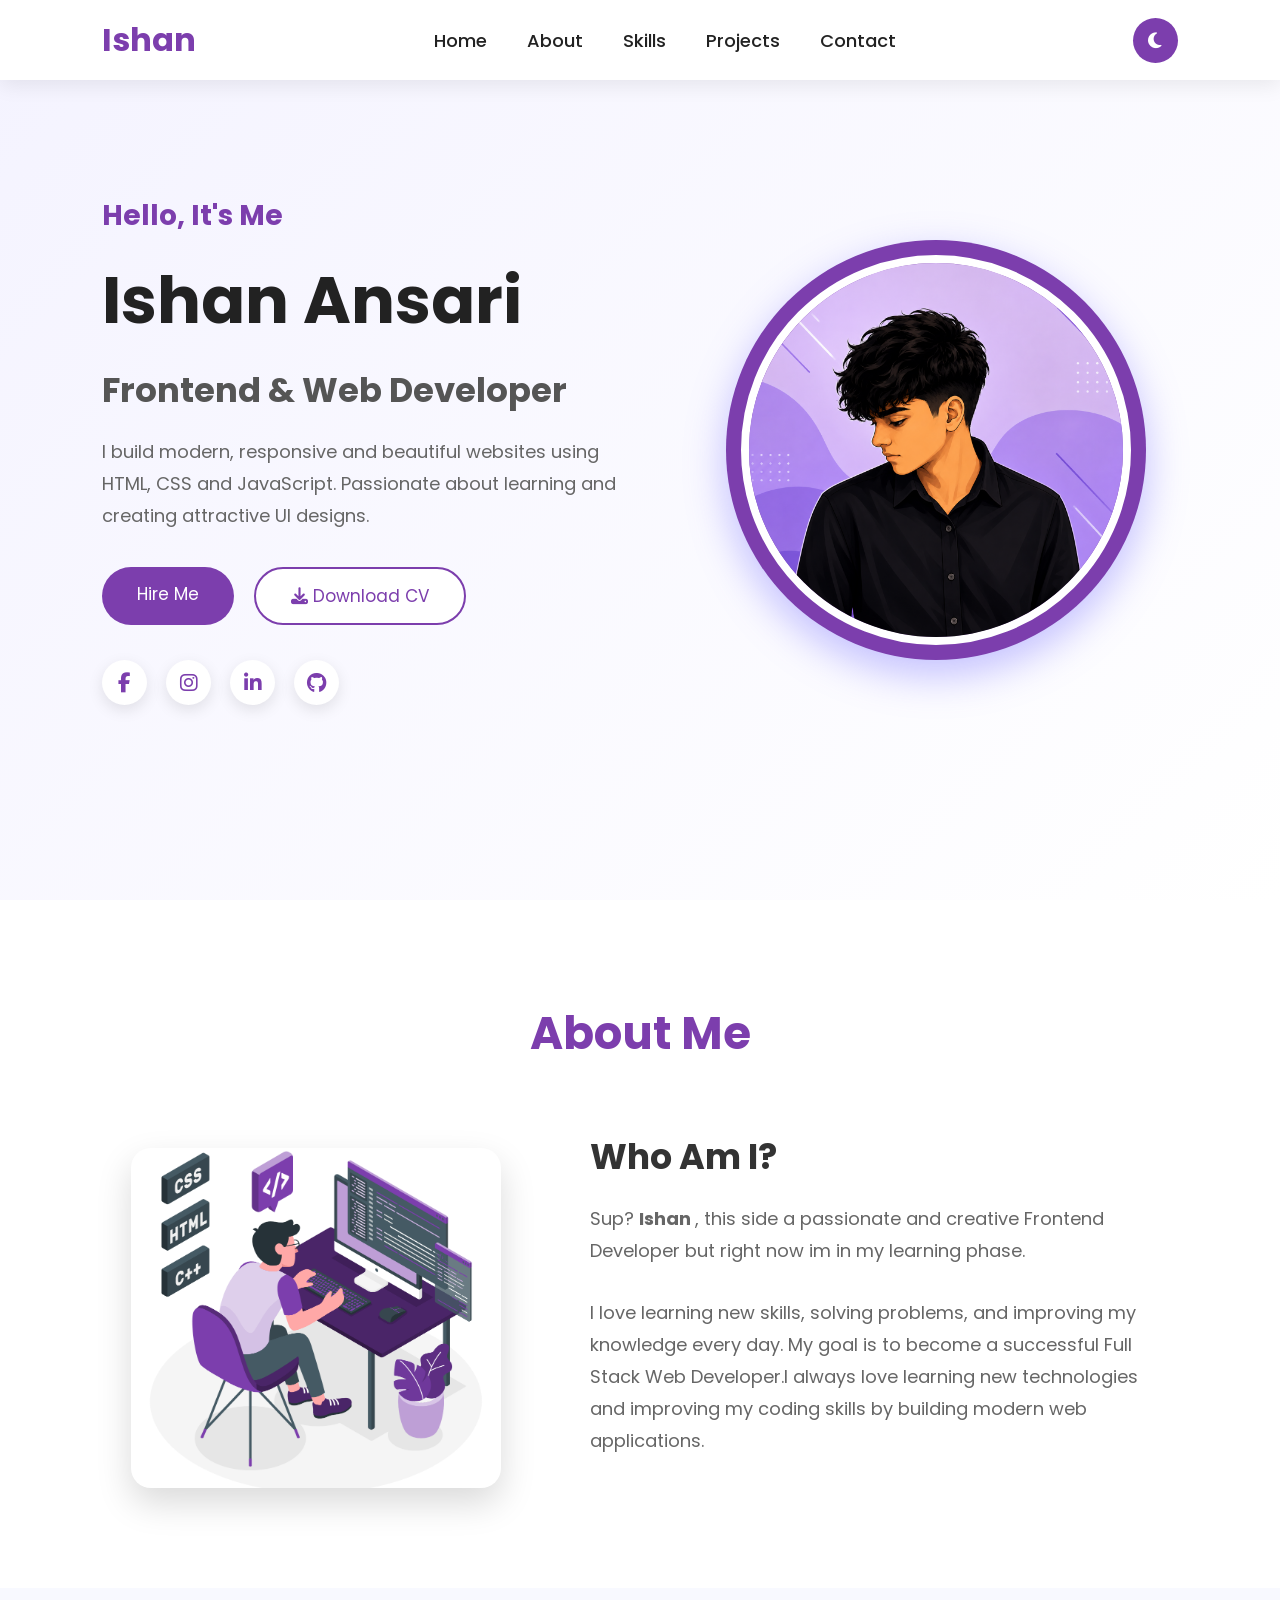
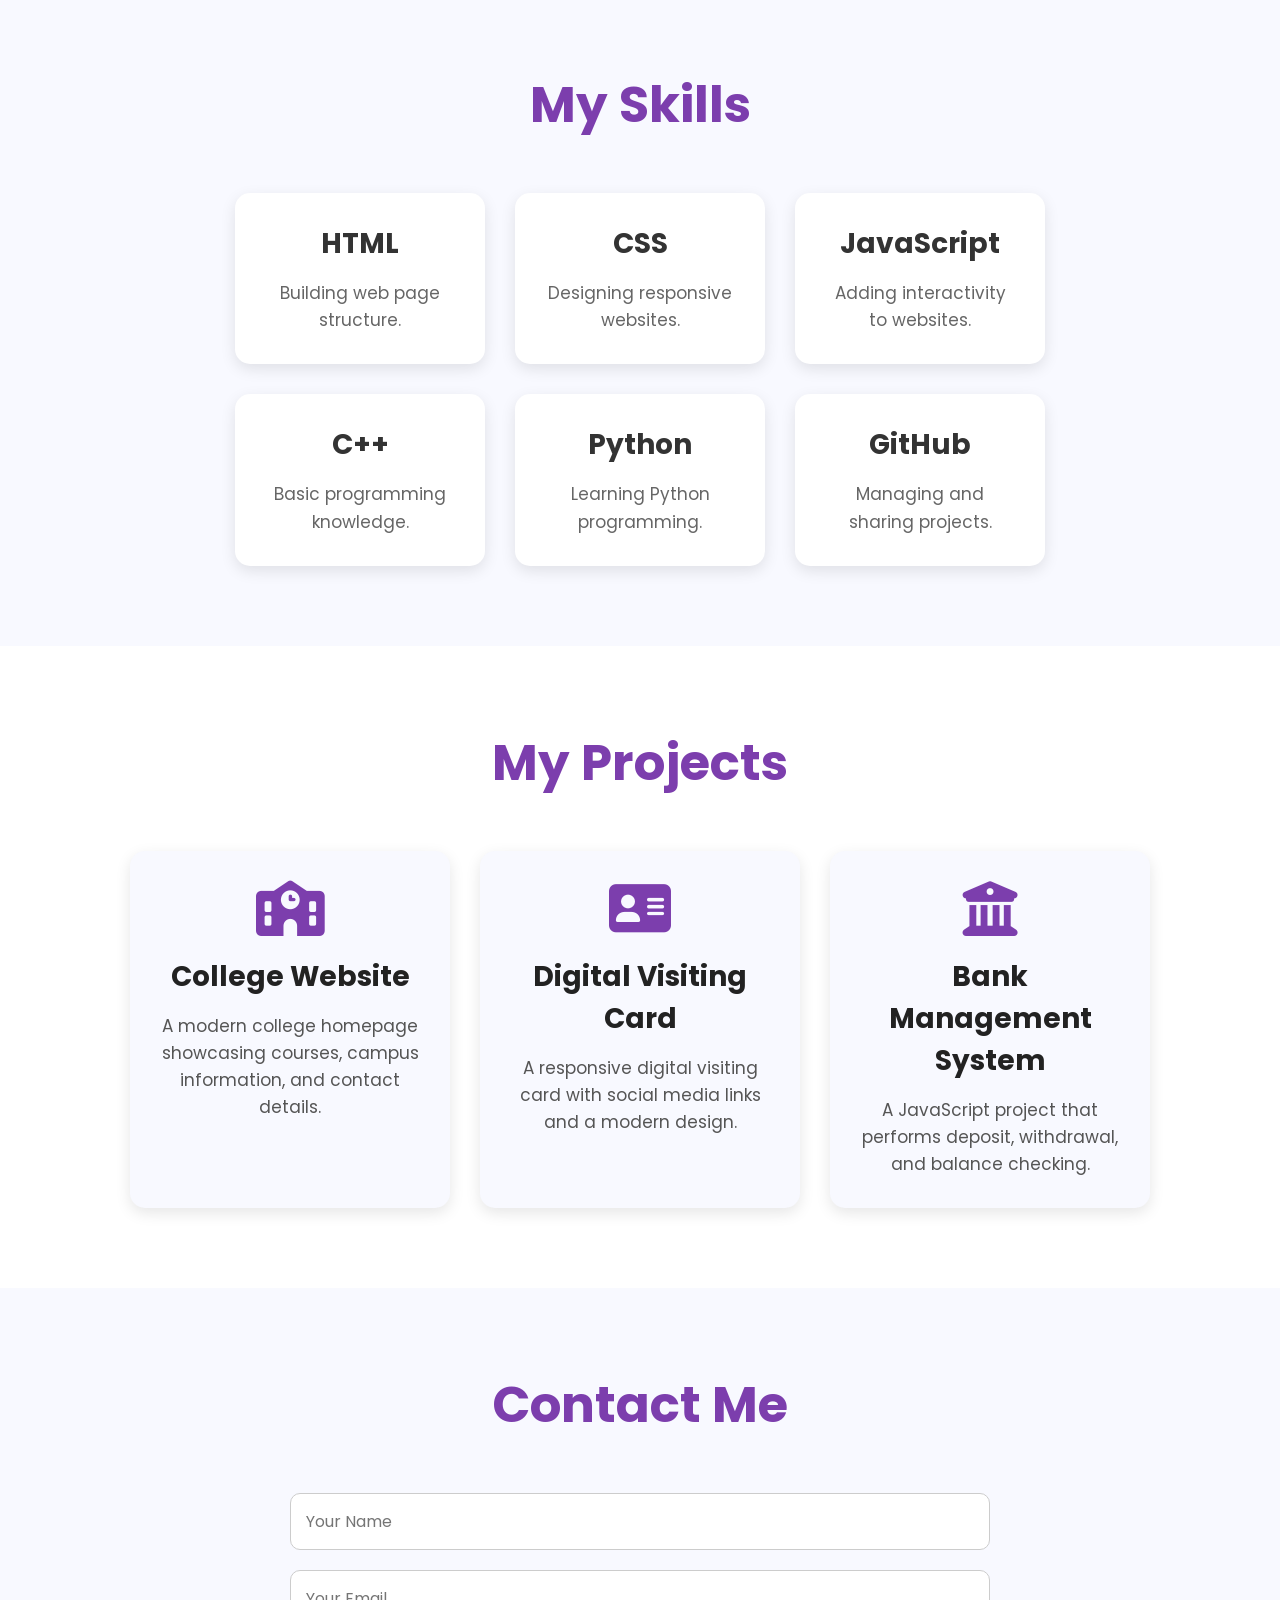
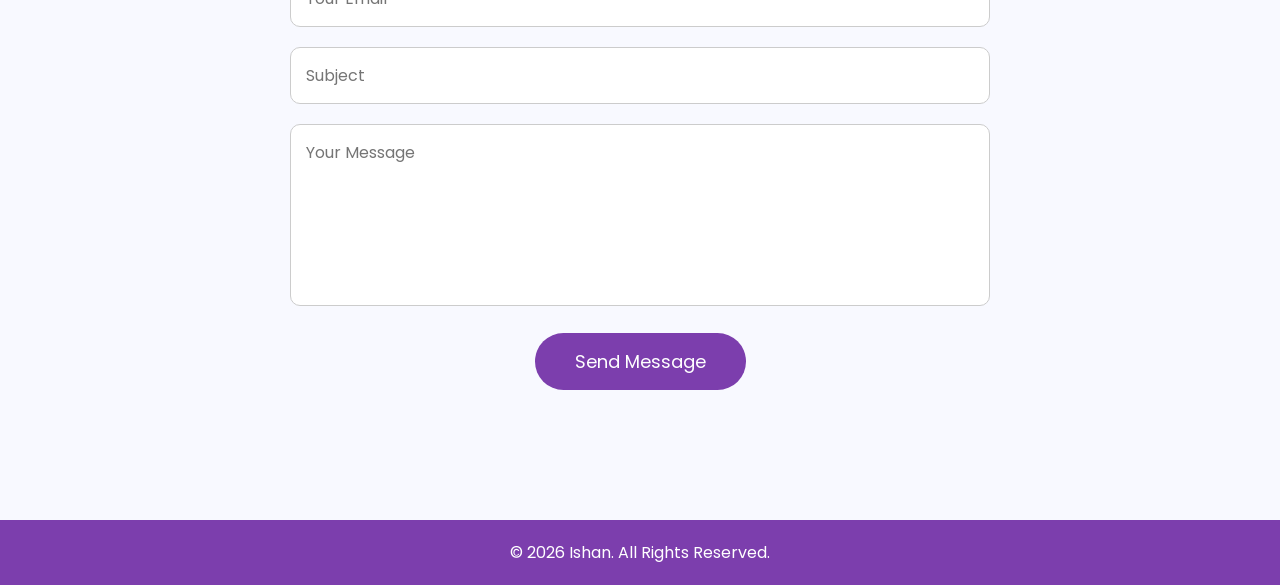
<file: index.html>
<!DOCTYPE html>
<html lang="en">
<head>
    <meta charset="UTF-8">
    <meta name="viewport" content="width=device-width, initial-scale=1.0">
    <title>Portfolio</title>

    <link rel="stylesheet" href="style.css">
        <link rel="stylesheet"
        href="https://cdnjs.cloudflare.com/ajax/libs/font-awesome/6.5.2/css/all.min.css">

</head>
<body>

    <!--HEADER SECTION-->
    

<header>

    <div class="logo">
        Ishan
    </div>

    <nav id="nav">

        <a href="#home">Home</a>
        <a href="#about">About</a>
        <a href="#skills">Skills</a>
        <a href="#projects">Projects</a>
        <a href="#contact">Contact</a>

    </nav>

    <div class="header-btn">

       <button id="themeBtn" class="theme-btn">
       <i class="fa-solid fa-moon"></i>
       </button>

    </div>

</header>

<!--HERO SECTION-->

<section class="hero" id="home">

    <div class="left">

        <h3>Hello, It's Me</h3>

        <h1>Ishan Ansari</h1>

        <h2>  Frontend & Web Developer</h2>

        <p>
            I build modern, responsive and beautiful websites
            using HTML, CSS and JavaScript.
            Passionate about learning and creating attractive UI designs.
        </p>

        <div class="hero-btn">

            <a href="#contact" class="btn1">
                Hire Me
            </a>
            
             <a href="ishan_pdf.pdf" download class="btn2">
    <i class="fa-solid fa-download"></i> Download CV
            </a>

        </div>

        <div class="social">

            <a href="https://www.facebook.com/share/196k5reewF/"><i class="fa-brands fa-facebook-f"></i></a>

            <a href="https://www.instagram.com/whotfishxnnnn?igsh=dmIwaDRkdTN6dzM3"><i class="fa-brands fa-instagram"></i></a>

            <a href="#"><i class="fa-brands fa-linkedin-in"></i></a>

            <a href="#"><i class="fa-brands fa-github"></i></a>

        </div>

    </div>

    <div class="right">

        <div class="circle">

            <img src="pfp.png" alt="target">

        </div>

    </div>

</section>


<!-- ABOUT SECTION -->

<section class="about" id="about">

    <h2>About Me</h2>

    <div class="about-container">

        <div class="about-image">

            <img src="about_png.png" alt="target">

        </div>

        <div class="about-text">

            <h3>Who Am I?</h3>

            <p>
                Sup? <b>Ishan </b>, this side a passionate and
                creative Frontend Developer but right now im in my learning 
                phase.
            </p>

            <p>
                  I love learning new skills, solving problems, and improving my knowledge every day.
                  My goal is to become a successful Full Stack Web Developer.I always love learning new technologies and
                  improving my coding skills by building modern
                  web applications.
            </p>

        </div>

    </div>

</section>

<!-- Skills Section -->
<section id="skills" class="skills">

    <h2>My Skills</h2>

    <div class="skills-container">

        <div class="skill-box">
            <h3>HTML</h3>
            <p>Building web page structure.</p>
        </div>

        <div class="skill-box">
            <h3>CSS</h3>
            <p>Designing responsive websites.</p>
        </div>

        <div class="skill-box">
            <h3>JavaScript</h3>
            <p>Adding interactivity to websites.</p>
        </div>

        <div class="skill-box">
            <h3>C++</h3>
            <p>Basic programming knowledge.</p>
        </div>

        <div class="skill-box">
            <h3>Python</h3>
            <p>Learning Python programming.</p>
        </div>

        <div class="skill-box">
            <h3>GitHub</h3>
            <p>Managing and sharing projects.</p>
        </div>

    </div>

</section>

  <!-- Projects Section -->

<section class="projects" id="projects">

    <h2>My Projects</h2>

    <div class="project-container">

        <div class="project-box">
            <i class="fa-solid fa-school"></i>
            <h3>College Website</h3>
            <p>
                A modern college homepage showcasing courses, campus information,
                and contact details.
            </p>
        </div>
        

        <div class="project-box">
            <i class="fa-solid fa-address-card"></i>
            <h3>Digital Visiting Card</h3>
            <p>
                A responsive digital visiting card with social media links
                and a modern design.
            </p>
        </div>

        <div class="project-box">
            <i class="fa-solid fa-building-columns"></i>
            <h3>Bank Management System</h3>
            <p>
                A JavaScript project that performs deposit, withdrawal,
                and balance checking.
            </p>
        </div>

    </div>

</section>

<!-- Contact Section -->

<section class="contact" id="contact">

    <h2>Contact Me</h2>

    <div class="contact-container">

        <form id="contactForm">

            <form id="contactForm">

    <input type="text" placeholder="Your Name" required>

    <input type="email" placeholder="Your Email" required>

    <input type="text" placeholder="Subject">

    <textarea placeholder="Your Message" rows="6" required></textarea>

    <button type="submit" class="contact-btn">
        Send Message
    </button>

</form>

    </div>

</section>

<footer class="footer">
    <p>© 2026 Ishan. All Rights Reserved.</p>
</footer>

<script src="script.js"></script>
</body>
</html>
</file>
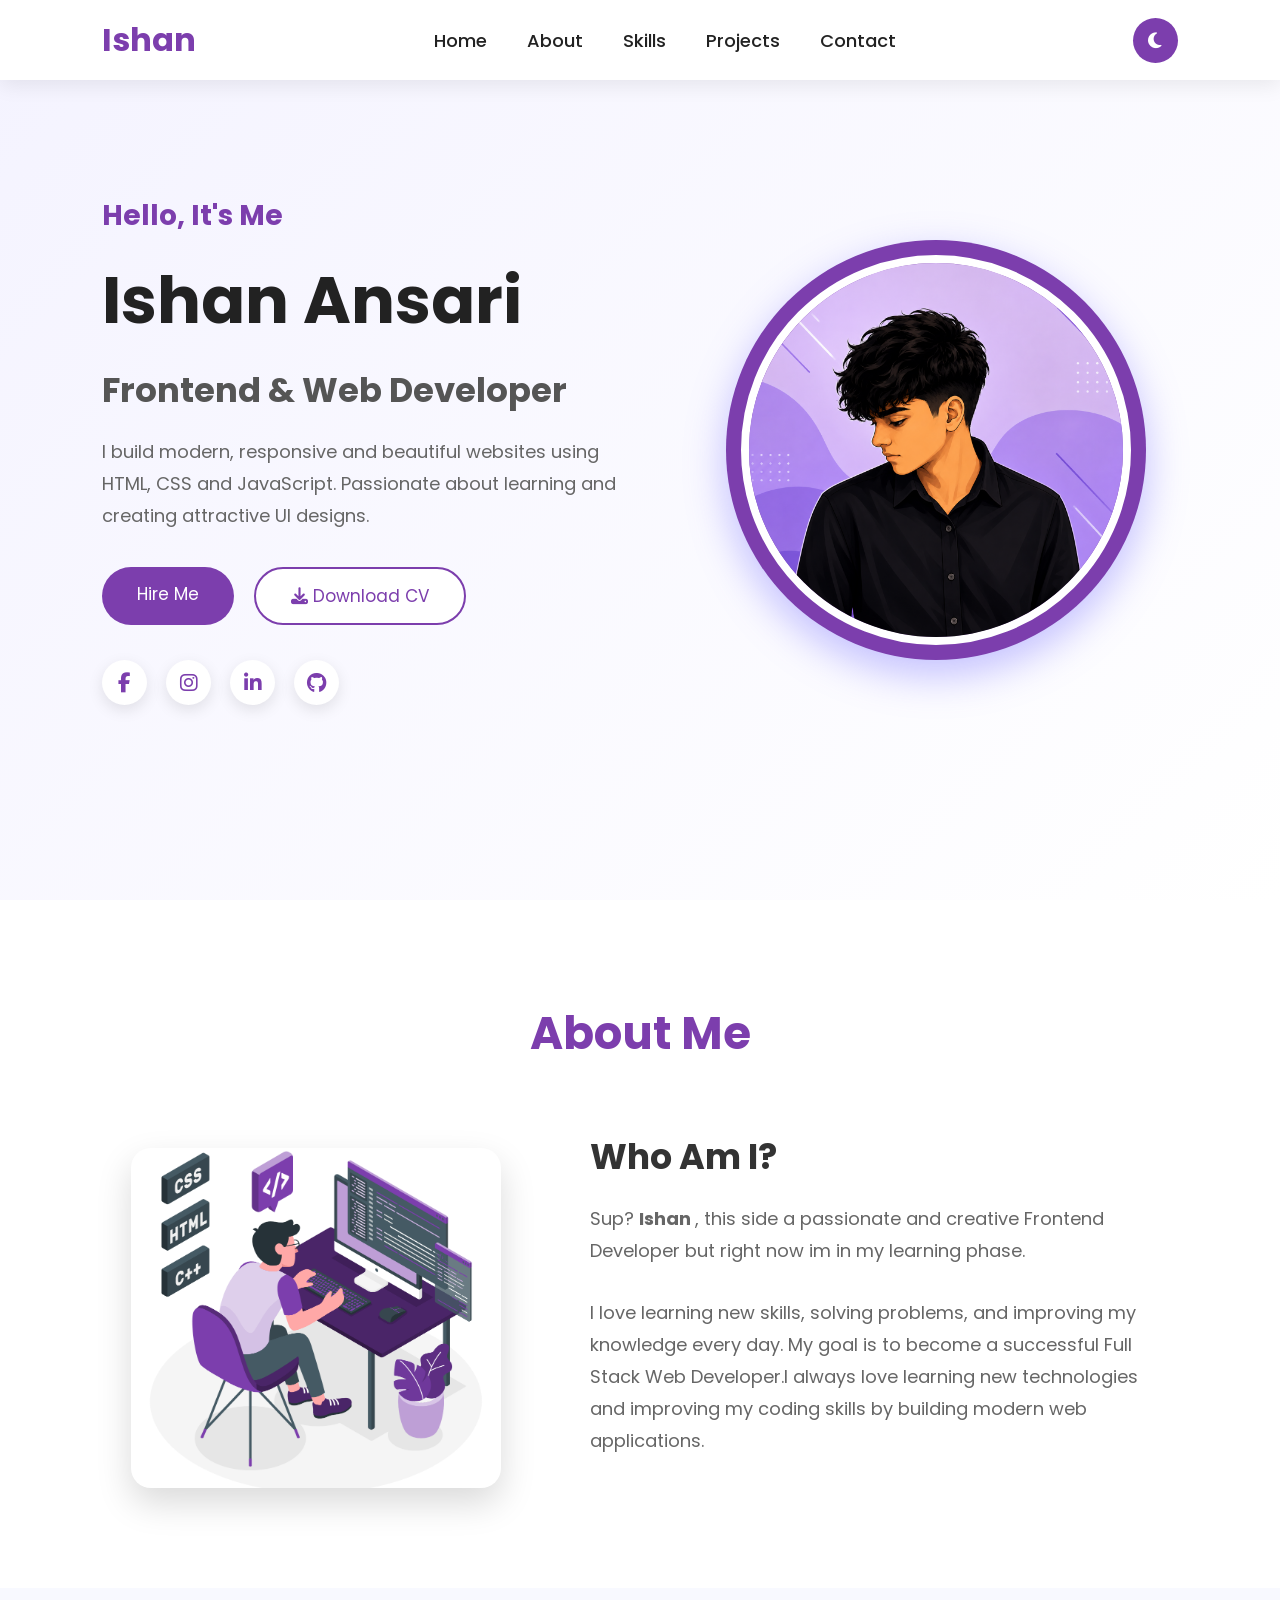
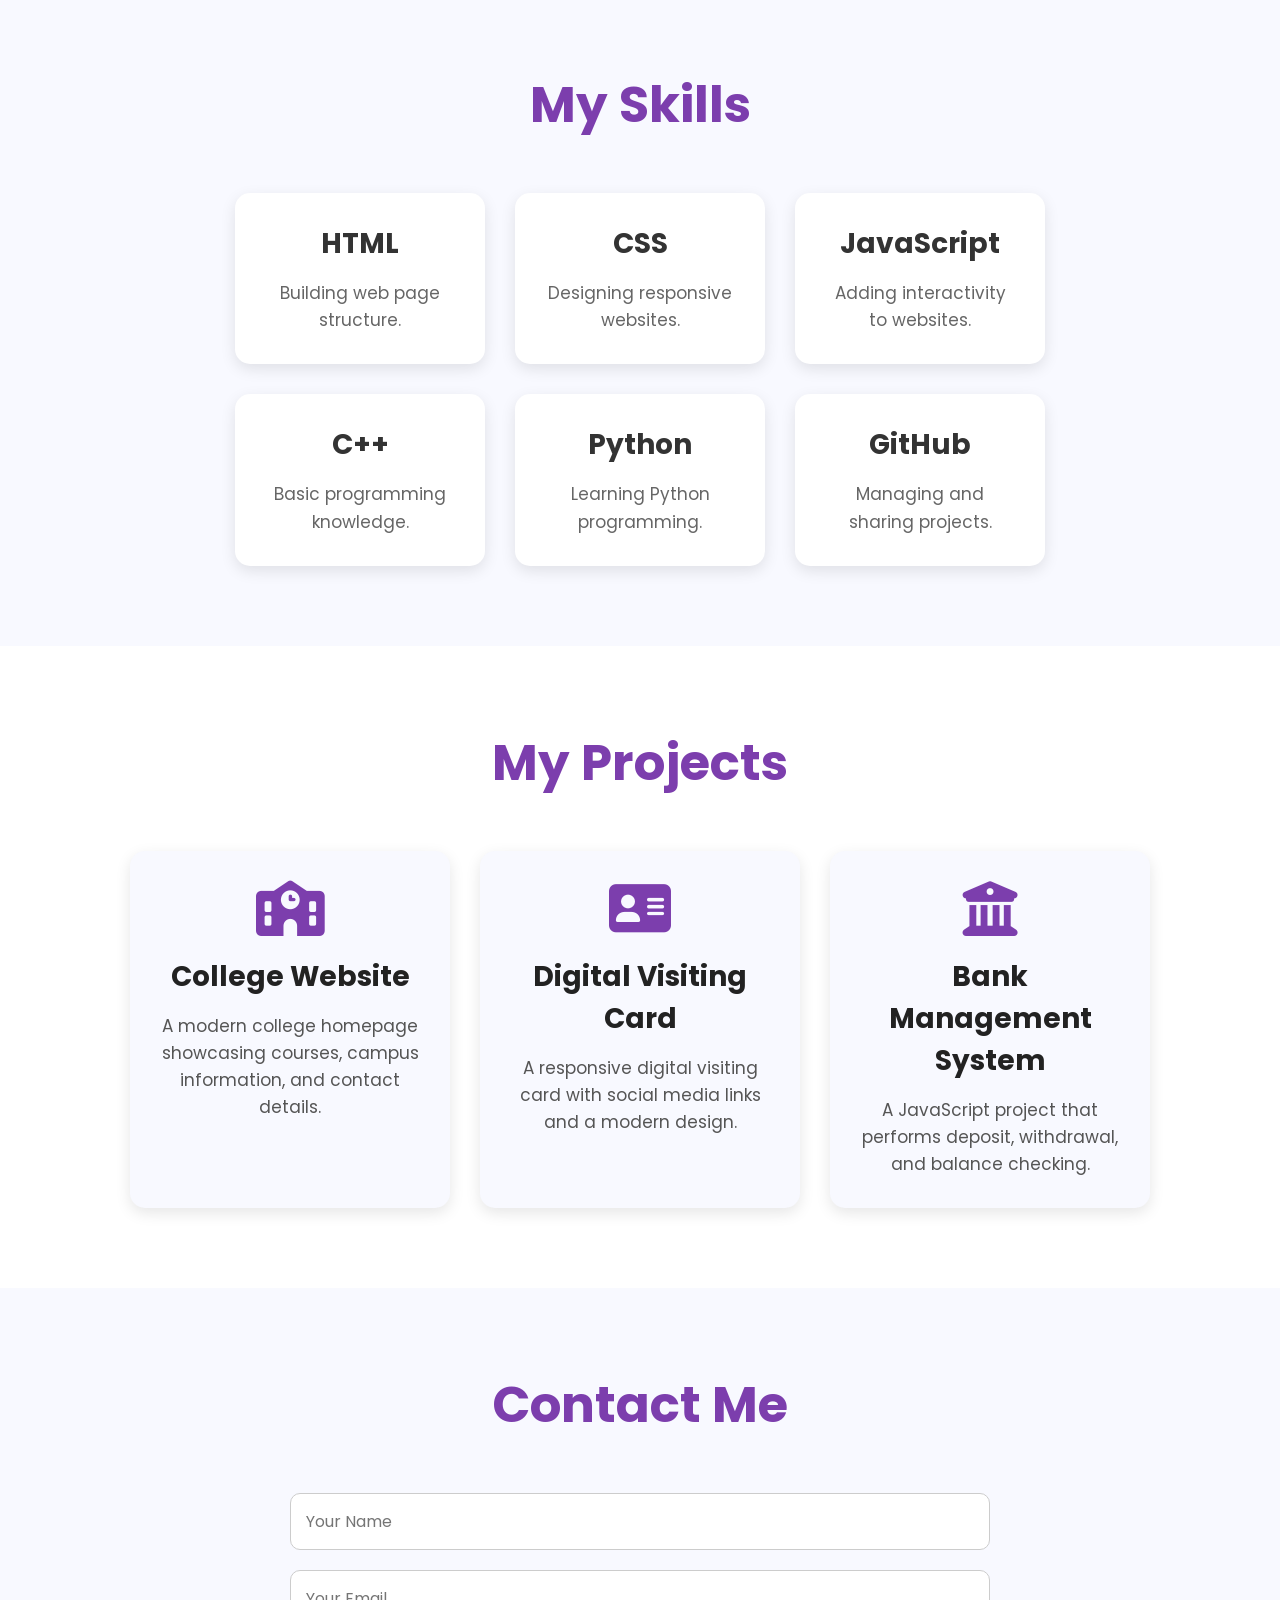
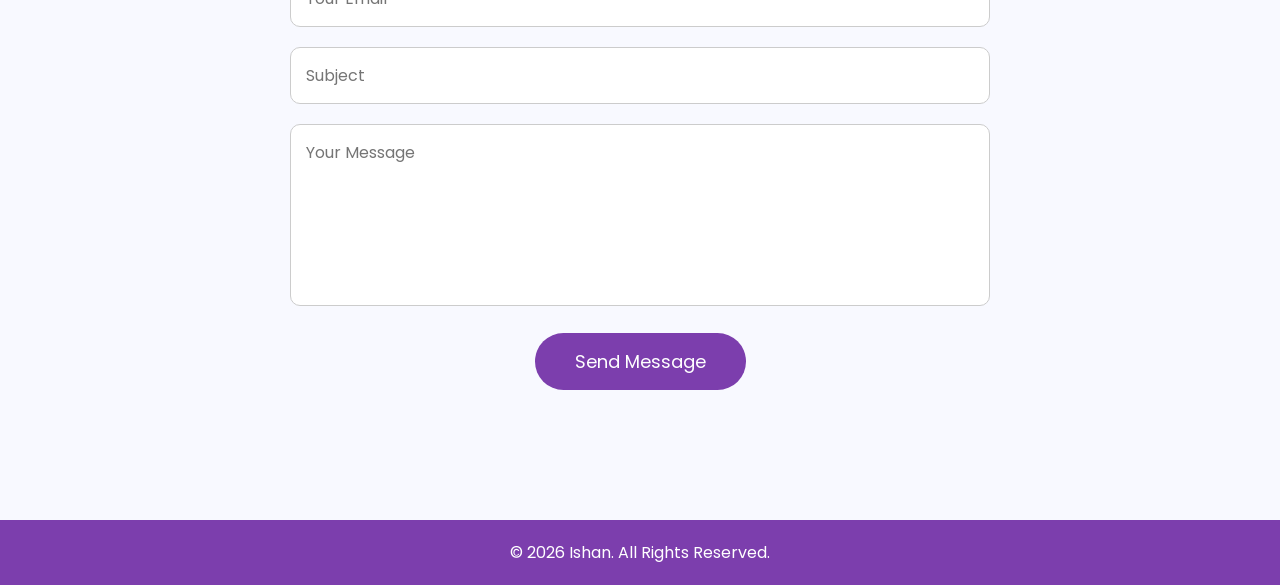
<file: code.html>
<!DOCTYPE html>
<html lang="en">
<head>
    <meta charset="UTF-8">
    <meta name="viewport" content="width=device-width, initial-scale=1.0">
    <title>Portfolio</title>

    <link rel="stylesheet" href="style.css">
        <link rel="stylesheet"
        href="https://cdnjs.cloudflare.com/ajax/libs/font-awesome/6.5.2/css/all.min.css">

</head>
<body>

    <!--HEADER SECTION-->
    

<header>

    <div class="logo">
        Ishan
    </div>

    <nav id="nav">

        <a href="#home">Home</a>
        <a href="#about">About</a>
        <a href="#skills">Skills</a>
        <a href="#projects">Projects</a>
        <a href="#contact">Contact</a>

    </nav>

    <div class="header-btn">

       <button id="themeBtn" class="theme-btn">
       <i class="fa-solid fa-moon"></i>
       </button>

    </div>

</header>

<!--HERO SECTION-->

<section class="hero" id="home">

    <div class="left">

        <h3>Hello, It's Me</h3>

        <h1>Ishan Ansari</h1>

        <h2>  Frontend & Web Developer</h2>

        <p>
            I build modern, responsive and beautiful websites
            using HTML, CSS and JavaScript.
            Passionate about learning and creating attractive UI designs.
        </p>

        <div class="hero-btn">

            <a href="#contact" class="btn1">
                Hire Me
            </a>
            
             <a href="ishan_pdf.pdf" download class="btn2">
    <i class="fa-solid fa-download"></i> Download CV
            </a>

        </div>

        <div class="social">

            <a href="https://www.facebook.com/share/196k5reewF/"><i class="fa-brands fa-facebook-f"></i></a>

            <a href="https://www.instagram.com/whotfishxnnnn?igsh=dmIwaDRkdTN6dzM3"><i class="fa-brands fa-instagram"></i></a>

            <a href="#"><i class="fa-brands fa-linkedin-in"></i></a>

            <a href="#"><i class="fa-brands fa-github"></i></a>

        </div>

    </div>

    <div class="right">

        <div class="circle">

            <img src="pfp.png" alt="target">

        </div>

    </div>

</section>


<!-- ABOUT SECTION -->

<section class="about" id="about">

    <h2>About Me</h2>

    <div class="about-container">

        <div class="about-image">

            <img src="about_png.png" alt="target">

        </div>

        <div class="about-text">

            <h3>Who Am I?</h3>

            <p>
                Sup? <b>Ishan </b>, this side a passionate and
                creative Frontend Developer but right now im in my learning 
                phase.
            </p>

            <p>
                  I love learning new skills, solving problems, and improving my knowledge every day.
                  My goal is to become a successful Full Stack Web Developer.I always love learning new technologies and
                  improving my coding skills by building modern
                  web applications.
            </p>

        </div>

    </div>

</section>

<!-- Skills Section -->
<section id="skills" class="skills">

    <h2>My Skills</h2>

    <div class="skills-container">

        <div class="skill-box">
            <h3>HTML</h3>
            <p>Building web page structure.</p>
        </div>

        <div class="skill-box">
            <h3>CSS</h3>
            <p>Designing responsive websites.</p>
        </div>

        <div class="skill-box">
            <h3>JavaScript</h3>
            <p>Adding interactivity to websites.</p>
        </div>

        <div class="skill-box">
            <h3>C++</h3>
            <p>Basic programming knowledge.</p>
        </div>

        <div class="skill-box">
            <h3>Python</h3>
            <p>Learning Python programming.</p>
        </div>

        <div class="skill-box">
            <h3>GitHub</h3>
            <p>Managing and sharing projects.</p>
        </div>

    </div>

</section>

  <!-- Projects Section -->

<section class="projects" id="projects">

    <h2>My Projects</h2>

    <div class="project-container">

        <div class="project-box">
            <i class="fa-solid fa-school"></i>
            <h3>College Website</h3>
            <p>
                A modern college homepage showcasing courses, campus information,
                and contact details.
            </p>
        </div>
        

        <div class="project-box">
            <i class="fa-solid fa-address-card"></i>
            <h3>Digital Visiting Card</h3>
            <p>
                A responsive digital visiting card with social media links
                and a modern design.
            </p>
        </div>

        <div class="project-box">
            <i class="fa-solid fa-building-columns"></i>
            <h3>Bank Management System</h3>
            <p>
                A JavaScript project that performs deposit, withdrawal,
                and balance checking.
            </p>
        </div>

    </div>

</section>

<!-- Contact Section -->

<section class="contact" id="contact">

    <h2>Contact Me</h2>

    <div class="contact-container">

        <form id="contactForm">

            <form id="contactForm">

    <input type="text" placeholder="Your Name" required>

    <input type="email" placeholder="Your Email" required>

    <input type="text" placeholder="Subject">

    <textarea placeholder="Your Message" rows="6" required></textarea>

    <button type="submit" class="contact-btn">
        Send Message
    </button>

</form>

    </div>

</section>

<footer class="footer">
    <p>© 2026 Ishan. All Rights Reserved.</p>
</footer>

<script src="script.js"></script>
</body>
</html>
</file>
<file: style.css>
/* Google Font */
@import url('https://fonts.googleapis.com/css2?family=Poppins:wght@300;400;500;600;700&display=swap');

*{
    margin:0;
    padding:0;
    box-sizing:border-box;
    font-family:'Poppins',sans-serif;
    scroll-behavior:smooth;
}

body{
    background:#f8f9ff;
    color:#222;
}

/* HEADER */

header{
    width:100%;
    height:80px;
    padding:0 8%;
    display:flex;
    justify-content:space-between;
    align-items:center;
    background:white;
    position:fixed;
    top:0;
    left:0;
    z-index:1000;
    box-shadow:0 5px 20px rgba(0,0,0,.08);
}

.logo{
    font-size:32px;
    font-weight:bold;
    color:#7c3ead;
}


nav a::after{
    content:"";
    position:absolute;
    left:0;
    bottom:-5px;
    width:0;
    height:2px;
    background:#7C3AED;
    transition:.3s;
}

nav a:hover::after{
    width:100%;
}

nav a{
    text-decoration:none;
    color:#222;
    margin:0 18px;
    font-size:18px;
    font-weight:500;
    transition:.3s;
    position: relative;
    
}

nav a:hover{
    color:#7c3ead;
}

.header-btn{
    display:flex;
    align-items:center;
    gap:15px;
}

.theme-btn{

    width:45px;
    height:45px;
    border:none;
    border-radius:50%;
    background:#7c3ead;
    color:white;
    cursor:pointer;
    font-size:18px;
    transition:.3s;
}

.theme-btn:hover{

    transform:rotate(180deg);

}

.menu-btn{

    display:none;
}

/* HERO */

.hero{

    min-height:100vh;

    display:flex;

    justify-content:space-between;

    align-items:center;

    padding:120px 8%;

    background:linear-gradient(135deg,#f4f3ff,#ffffff);

}

.left{

    width:50%;

}

.left h3{

    font-size:28px;

    color:#7c3ead;

}

.left h1{

    font-size:65px;

    margin:15px 0;

}

.left h2{

    font-size:34px;

    color:#555;

    margin-bottom:20px;

}

.left p{

    font-size:18px;

    color:#666;

    line-height:32px;

    margin-bottom:35px;

}

/* Buttons */

.hero-btn{

    display:flex;

    gap:20px;

}

.btn1{

    background:#7c3ead;

    color:white;

    border:none;

    padding:14px 35px;

    border-radius:30px;

    font-size:17px;

    cursor:pointer;

    transition:.3s;
}

.btn2{

    background:white;

    color:#7c3ead;

    border:2px solid #7c3ead;

    padding:14px 35px;

    border-radius:30px;

    font-size:17px;

    cursor:pointer;

    transition:.3s;

}

.btn1:hover,
.btn2:hover{

    transform:translateY(-5px);

}

/* Social Icons */

.social{

    margin-top:35px;

}

.social a{

    width:45px;

    height:45px;

    display:inline-flex;

    justify-content:center;

    align-items:center;

    text-decoration:none;

    border-radius:50%;

    background:white;

    color:#7c3ead;

    font-size:20px;

    margin-right:15px;

    box-shadow:0 5px 15px rgba(0,0,0,.1);

    transition:.3s;

}

.social a:hover{

    background:#7c3ead;

    color:white;

    transform:translateY(-8px);

}

/* Right Side */

.right{

    width:45%;

    display:flex;

    justify-content:center;

}

/* Circle */

.circle{

    width:420px;

    height:420px;

    border-radius:50%;

    background:#7c3ead;

    display:flex;

    justify-content:center;

    align-items:center;

    box-shadow:0 15px 40px rgba(108,99,255,.4);

}

.circle img{

    width:390px;

    height:390px;

    border-radius:50%;

    object-fit:cover;

    border:8px solid white;

}

/* ABOUT */

.about{

    padding:100px 8%;

    background:white;

}

.about-image img{
    transition: 0.4s ease;
}

.about-image img:hover{
    transform: translateY(-10px);
}

.about h2{

    text-align:center;

    font-size:45px;

    color:#7c3ead;

    margin-bottom:60px;

}

.about-container{

    display:flex;

    justify-content:space-between;

    align-items:center;

    gap:60px;

}

.about-image{

    width:40%;

    margin-top: 20px;

    display:flex;

    justify-content:center;

}

.about-image img{

    width: 370px;
    
    height:340px;

    border-radius:20px;

    object-fit:cover;

    box-shadow:0 15px 35px rgba(0,0,0,.15);

}

.about-text{

    width:55%;

}

.about-text h3{

    font-size:35px;

    margin-bottom:20px;

    color:#333;

}

.about-text p{

    font-size:18px;

    line-height:32px;

    color:#666;

    margin-bottom:30px;

}

.about-btn{

    margin-top:15px;

    background:#7c3ead;

    color:white;

    border:none;

    padding:15px 35px;

    border-radius:30px;

    cursor:pointer;

    font-size:17px;

    transition:.3s;

}

.about-btn:hover{

    background:#544bdb;

    transform:translateY(-5px);

}

/* Skills Section */

.skills{
    padding:80px 10%;
    background:#f8f9ff;
    text-align:center;
}

.skills h2{
    font-size:50px;
    color:#7c3ead;
    margin-bottom:50px;
}

.skills-container{
    display:flex;
    justify-content:center;
    flex-wrap:wrap;
    gap:30px;
}

.skill-box{
    width:250px;
    background:white;
    padding:30px;
    border-radius:15px;
    box-shadow:0 5px 15px rgba(0,0,0,0.1);
    transition:0.3s;
}

.skill-box:hover{
    transform:translateY(-10px);
}

.skill-box h3{
    font-size:28px;
    margin-bottom:15px;
    color:#333;
}

.skill-box p{
    font-size:17px;
    color:#666;
    line-height:1.6;
}

/* Projects */

.projects{
    padding:80px 10%;
    background:white;
    text-align:center;
}

.projects h2{
    font-size:50px;
    color:#7c3ead;
    margin-bottom:50px;
}

.project-container{
    display:flex;
    justify-content:center;
    flex-wrap:wrap;
    gap:30px;
}

.project-box{
    width:320px;
    background:#f8f9ff;
    padding:30px;
    border-radius:15px;
    box-shadow:0 5px 15px rgba(0,0,0,0.1);
    transition:0.3s;
}

.project-box:hover{
    transform:translateY(-10px);
}

.project-box i{
    font-size:55px;
    color:#7c3ead;
    margin-bottom:20px;
}

.project-box h3{
    font-size:28px;
    margin-bottom:15px;
}

.project-box p{
    font-size:17px;
    color:#555;
    line-height:1.6;
}

/* Contact */

.contact{

    padding:80px 10%;

    background:#f8f9ff;

    text-align:center;

}

.contact h2{

    font-size:50px;

    color:#7c3ead;

    margin-bottom:50px;

}

.contact-container{

    display:flex;

    justify-content:center;

}

.contact form{

    width:700px;

}

.contact input,
.contact textarea{

    width:100%;

    padding:15px;

    margin-bottom:20px;

    border:1px solid #ccc;

    border-radius:10px;

    font-size:16px;

    outline:none;

}

.contact textarea{

    resize:none;

}

.contact-btn{

    background:#7c3ead;

    color:white;

    border:none;

    padding:15px 40px;

    border-radius:30px;

    cursor:pointer;

    font-size:18px;

    transition:.3s;

}

.contact-btn:hover{

    background:#5548e6;

    transform:translateY(-5px);

}

.hero-btn a{
    text-decoration: none;
}

.hero-btn .btn1,
.hero-btn .btn2{

    
    display: inline-block;

    transition: 0.3s;
    text-decoration: none;
}

.btn1:hover{
    background: white;
    color: #7c3ead;
    border: 2px solid #7c3ead;
    transform: translateY(-5px);
    box-shadow: 0 10px 20px rgba(108,99,255,0.4);
}

.btn2:hover{
    background: #7c3ead;
    color: white;
    transform: translateY(-5px);
    box-shadow: 0 10px 20px rgba(108,99,255,0.4);
}

.footer{
    background: #7c3ead;
    color: white;
    text-align: center;
    padding: 20px;
    margin-top: 50px;
    font-size: 16px;
}

/* ===========================
   DARK MODE
=========================== */

body.dark-mode{
    background:#121212;
    color:white;
}

/* Header */

body.dark-mode header{
    background:#1b1b1b;
}

body.dark-mode nav a{
    color:white;
}

body.dark-mode .logo{
    color:#8d87ff;
}

/* Hero */

body.dark-mode .hero{
    background:#121212;
}

body.dark-mode .left h2,
body.dark-mode .left p{
    color:#ddd;
}

/* About */

body.dark-mode .about{
    background:#181818;
}

body.dark-mode .about-text h3,
body.dark-mode .about-text p{
    color:white;
}

/* Skills */

body.dark-mode .skills{
    background:#121212;
}

body.dark-mode .skill-box{
    background:#1e1e1e;
}

body.dark-mode .skill-box h3,
body.dark-mode .skill-box p{
    color:white;
}

/* Projects */

body.dark-mode .projects{
    background:#181818;
}

body.dark-mode .project-box{
    background:#1e1e1e;
}

body.dark-mode .project-box h3,
body.dark-mode .project-box p{
    color:white;
}

/* Contact */

body.dark-mode .contact{
    background:#121212;
}

body.dark-mode input,
body.dark-mode textarea{
    background:#1e1e1e;
    color:white;
    border:1px solid #555;
}

body.dark-mode input::placeholder,
body.dark-mode textarea::placeholder{
    color:#bbb;
}

/* Footer */

body.dark-mode .footer{
    background:#7c3ead;
    color:white;
}
</file>
